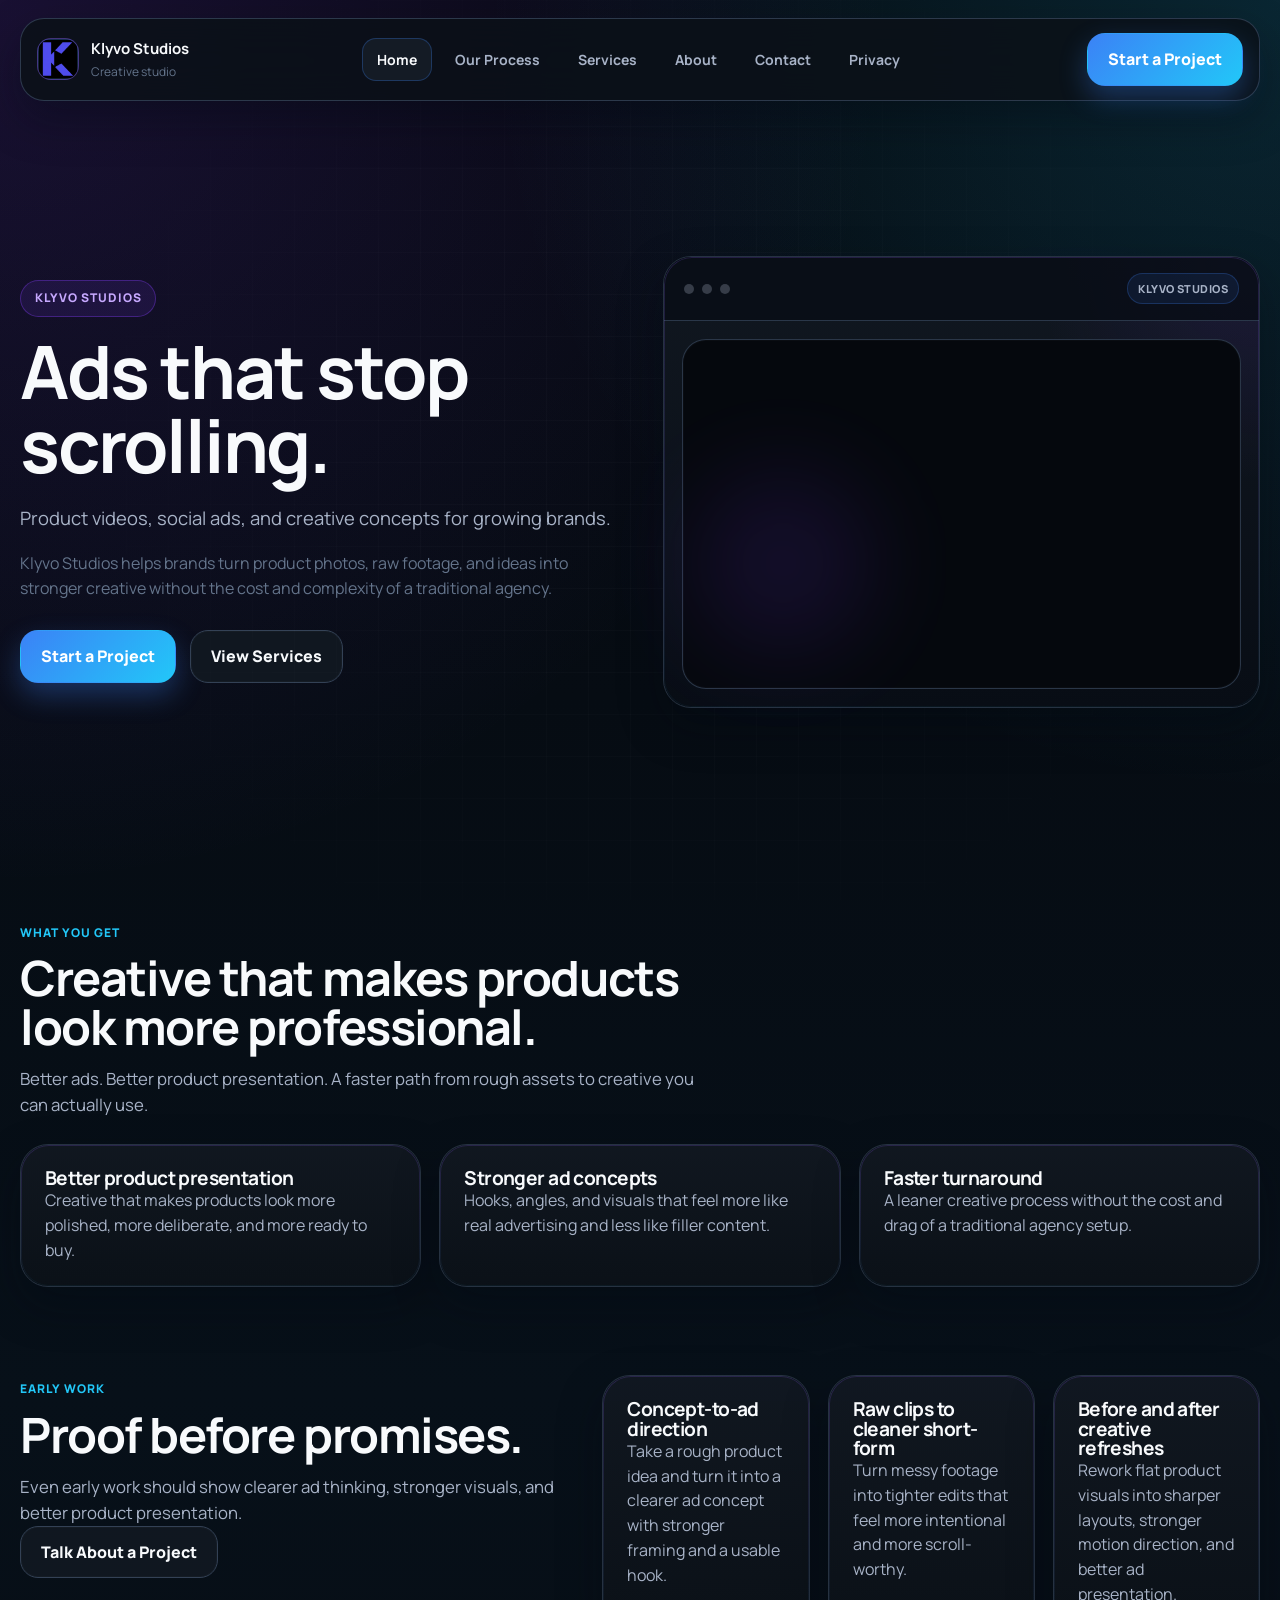
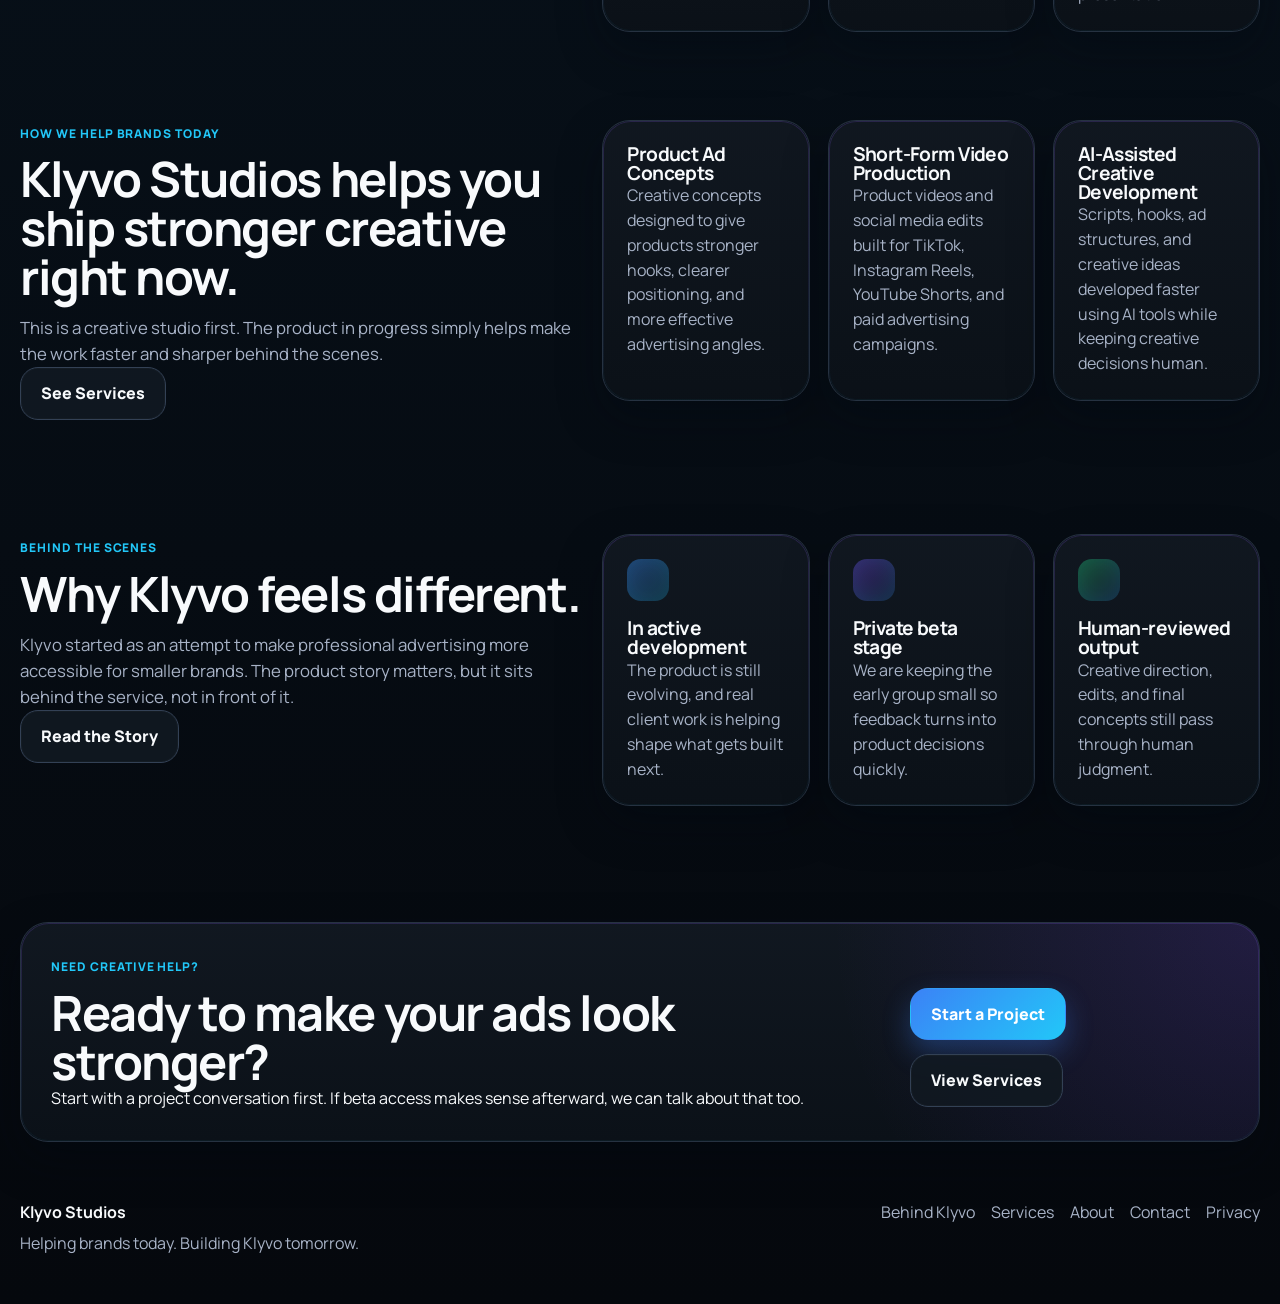
<file: index.html>
<!doctype html>
<html lang="en">
  <head>
    <meta charset="utf-8">
    <meta name="viewport" content="width=device-width, initial-scale=1">
    <title>Klyvo Studios | Product Videos & Social Ads</title>
    <meta
      name="description"
      content="Klyvo Studios helps brands create product videos, social ads, and creative concepts using AI-assisted workflows and human creative direction."
    >
    <link rel="canonical" href="https://klyvostudios.com/">
    <link rel="icon" type="image/svg+xml" href="/favicon.svg?v=16" data-favicon>
    <link rel="icon" href="/favicon.ico?v=16" sizes="any" data-favicon>
    <link rel="shortcut icon" href="/favicon.ico?v=16" data-favicon>
    <link rel="icon" type="image/png" sizes="32x32" href="/klyvo-tab-v14-32.png?v=16" data-favicon>
    <link rel="icon" type="image/png" sizes="16x16" href="/klyvo-tab-v14-16.png?v=16" data-favicon>
    <link rel="apple-touch-icon" sizes="180x180" href="/klyvo-tab-v14-apple.png?v=16" data-favicon>
    <link rel="manifest" href="/site.webmanifest?v=16" data-favicon>
    <meta name="theme-color" content="#05080D">
    <meta property="og:title" content="Klyvo Studios | Product Videos & Social Ads">
    <meta property="og:description" content="Product videos, social ads, and creative concepts for growing brands.">
    <meta property="og:url" content="https://klyvostudios.com/">
    <meta property="og:type" content="website">
    <meta property="og:image" content="https://klyvostudios.com/klyvo-tab-v14-512.png">
    <meta name="twitter:card" content="summary_large_image">
    <meta name="twitter:title" content="Klyvo Studios | Product Videos & Social Ads">
    <meta name="twitter:description" content="Product videos, social ads, and creative concepts for growing brands.">
    <meta name="twitter:image" content="https://klyvostudios.com/klyvo-tab-v14-512.png">
    <link rel="preconnect" href="https://fonts.googleapis.com">
    <link rel="preconnect" href="https://fonts.gstatic.com" crossorigin>
    <link
      href="https://fonts.googleapis.com/css2?family=Manrope:wght@400;500;600;700;800&display=swap"
      rel="stylesheet"
    >
    <link rel="stylesheet" href="styles.css?v=20260704a">
  </head>
  <body data-page="home">
    <div id="app"></div>
    <script type="module" src="scripts/app.js?v=20260714b"></script>
  </body>
</html>
</file>
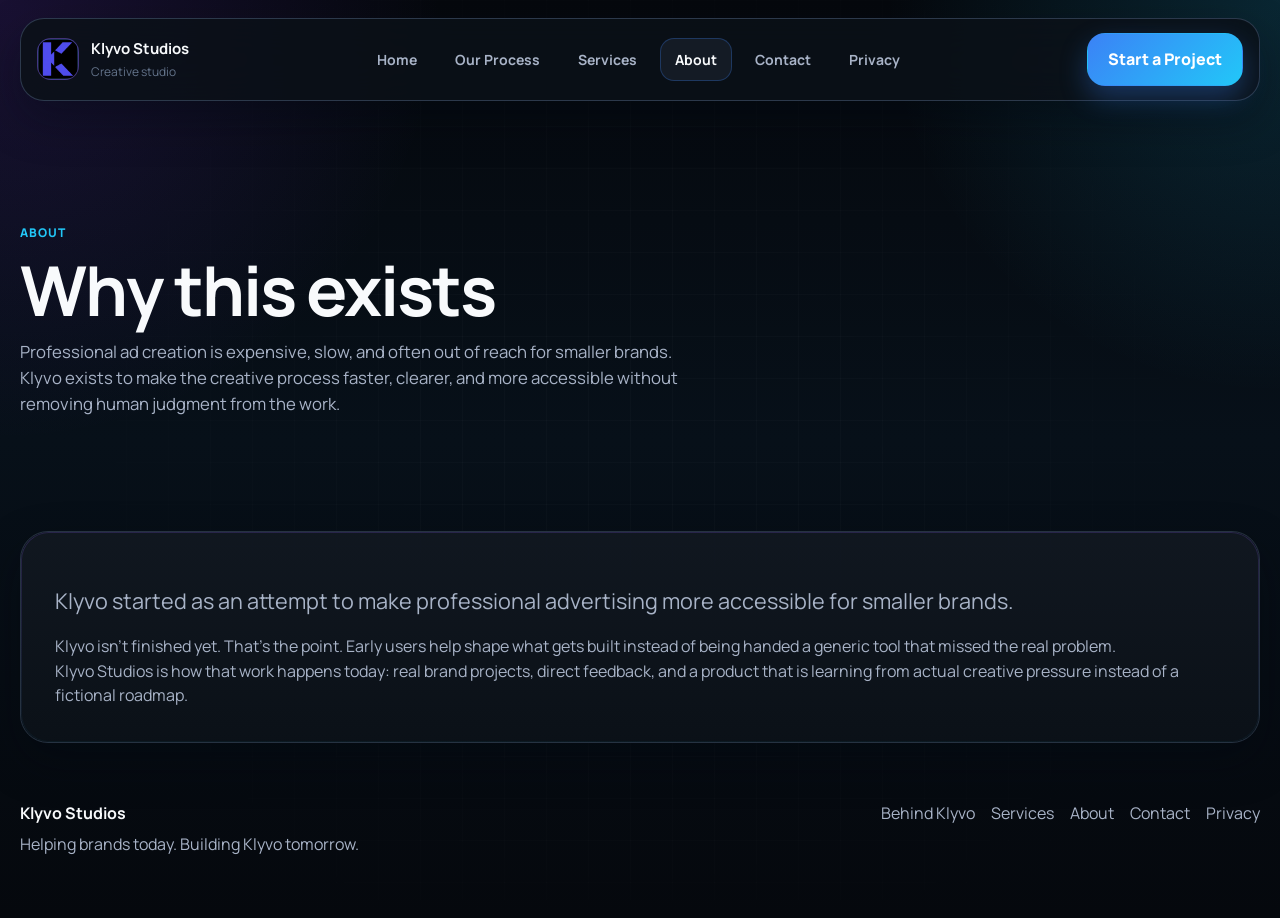
<file: about.html>
<!doctype html>
<html lang="en">
  <head>
    <meta charset="utf-8">
    <meta name="viewport" content="width=device-width, initial-scale=1">
    <title>About | Klyvo Studios</title>
    <meta
      name="description"
      content="Why Klyvo Studios exists and how it is making professional advertising more accessible for smaller brands."
    >
    <link rel="canonical" href="https://klyvostudios.com/about">
    <link rel="icon" type="image/svg+xml" href="/favicon.svg?v=16" data-favicon>
    <link rel="icon" href="/favicon.ico?v=16" sizes="any" data-favicon>
    <link rel="shortcut icon" href="/favicon.ico?v=16" data-favicon>
    <link rel="icon" type="image/png" sizes="32x32" href="/klyvo-tab-v14-32.png?v=16" data-favicon>
    <link rel="icon" type="image/png" sizes="16x16" href="/klyvo-tab-v14-16.png?v=16" data-favicon>
    <link rel="apple-touch-icon" sizes="180x180" href="/klyvo-tab-v14-apple.png?v=16" data-favicon>
    <link rel="manifest" href="/site.webmanifest?v=16" data-favicon>
    <meta name="theme-color" content="#05080D">
    <meta property="og:title" content="Klyvo Studios | Product Videos & Social Ads">
    <meta property="og:description" content="Product videos, social ads, and creative concepts for growing brands.">
    <meta property="og:url" content="https://klyvostudios.com/about">
    <meta property="og:type" content="website">
    <meta property="og:image" content="https://klyvostudios.com/klyvo-tab-v14-512.png">
    <meta name="twitter:card" content="summary_large_image">
    <meta name="twitter:title" content="Klyvo Studios | Product Videos & Social Ads">
    <meta name="twitter:description" content="Product videos, social ads, and creative concepts for growing brands.">
    <meta name="twitter:image" content="https://klyvostudios.com/klyvo-tab-v14-512.png">
    <link rel="preconnect" href="https://fonts.googleapis.com">
    <link rel="preconnect" href="https://fonts.gstatic.com" crossorigin>
    <link
      href="https://fonts.googleapis.com/css2?family=Manrope:wght@400;500;600;700;800&display=swap"
      rel="stylesheet"
    >
    <link rel="stylesheet" href="styles.css?v=20260704a">
  </head>
  <body data-page="about">
    <div id="app"></div>
    <script type="module" src="scripts/app.js?v=20260714b"></script>
  </body>
</html>
</file>
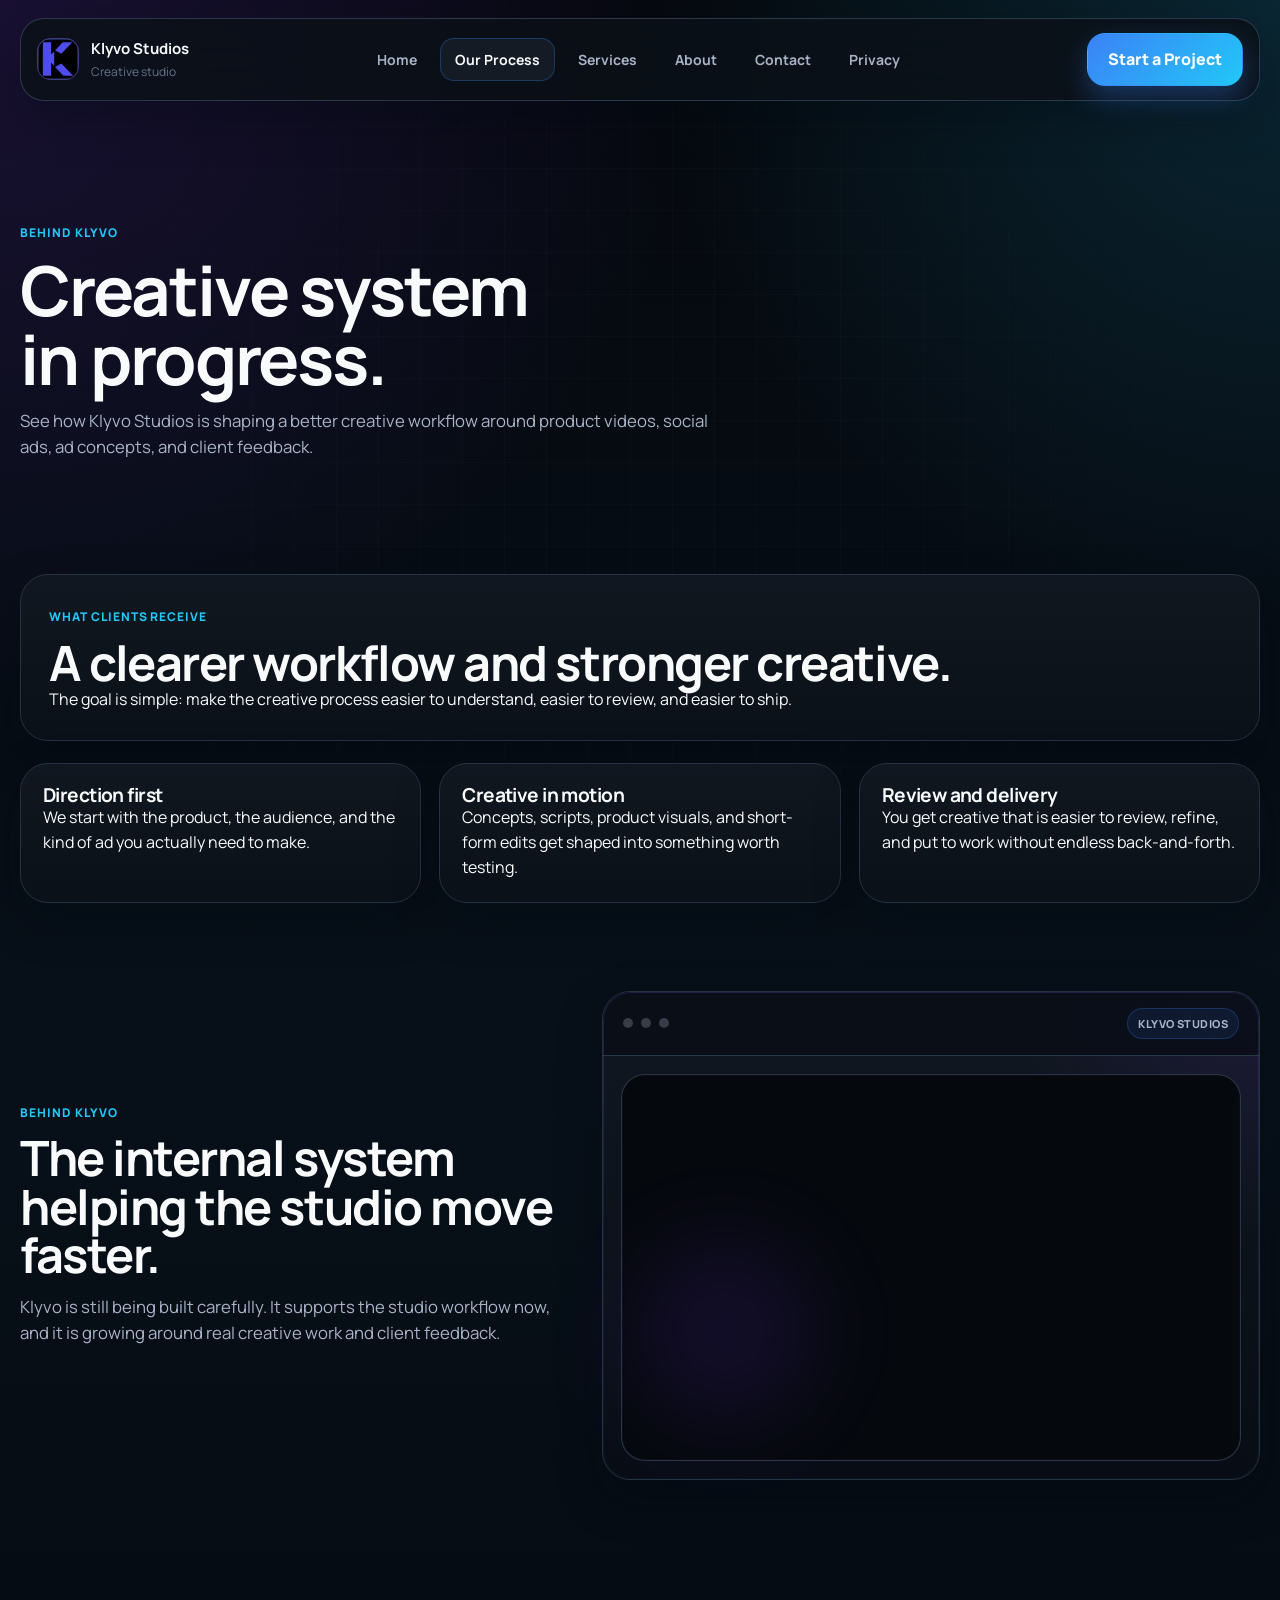
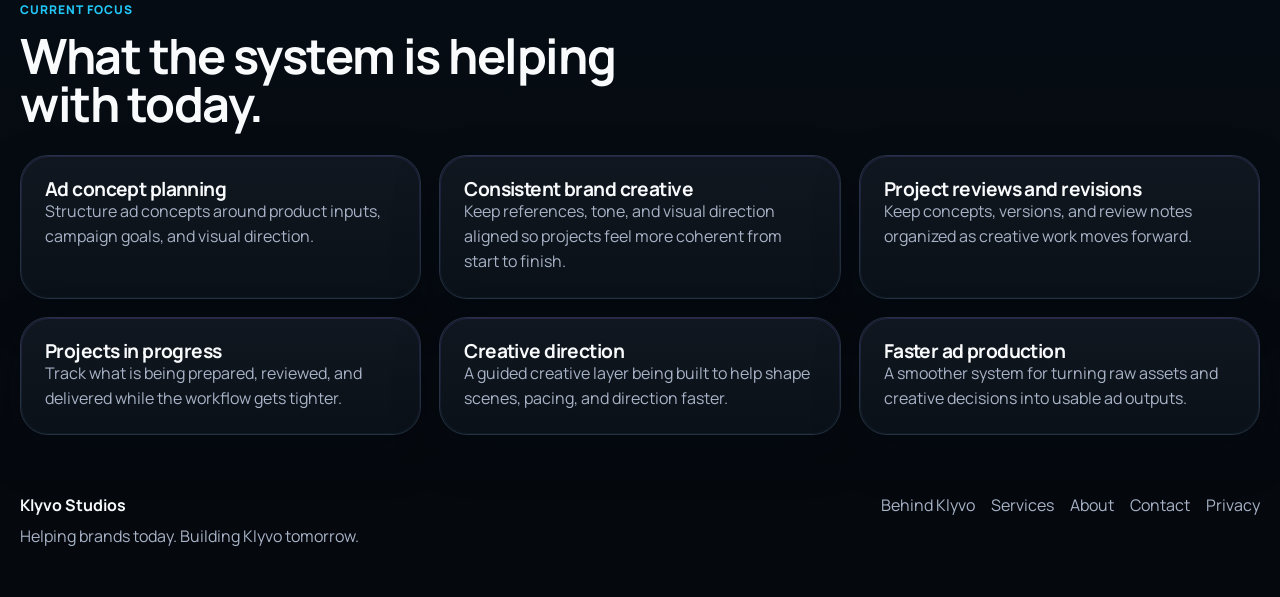
<file: building.html>
<!doctype html>
<html lang="en">
  <head>
    <meta charset="utf-8">
    <meta name="viewport" content="width=device-width, initial-scale=1">
    <title>Behind Klyvo | Creative System in Progress</title>
    <meta
      name="description"
      content="See how Klyvo Studios is building a better creative workflow for product videos, social ads, and brand ad concepts."
    >
    <link rel="canonical" href="https://klyvostudios.com/building">
    <link rel="icon" type="image/svg+xml" href="/favicon.svg?v=16" data-favicon>
    <link rel="icon" href="/favicon.ico?v=16" sizes="any" data-favicon>
    <link rel="shortcut icon" href="/favicon.ico?v=16" data-favicon>
    <link rel="icon" type="image/png" sizes="32x32" href="/klyvo-tab-v14-32.png?v=16" data-favicon>
    <link rel="icon" type="image/png" sizes="16x16" href="/klyvo-tab-v14-16.png?v=16" data-favicon>
    <link rel="apple-touch-icon" sizes="180x180" href="/klyvo-tab-v14-apple.png?v=16" data-favicon>
    <link rel="manifest" href="/site.webmanifest?v=16" data-favicon>
    <meta name="theme-color" content="#05080D">
    <meta property="og:title" content="Klyvo Studios | Product Videos & Social Ads">
    <meta property="og:description" content="Product videos, social ads, and creative concepts for growing brands.">
    <meta property="og:url" content="https://klyvostudios.com/building">
    <meta property="og:type" content="website">
    <meta property="og:image" content="https://klyvostudios.com/klyvo-tab-v14-512.png">
    <meta name="twitter:card" content="summary_large_image">
    <meta name="twitter:title" content="Klyvo Studios | Product Videos & Social Ads">
    <meta name="twitter:description" content="Product videos, social ads, and creative concepts for growing brands.">
    <meta name="twitter:image" content="https://klyvostudios.com/klyvo-tab-v14-512.png">
    <link rel="preconnect" href="https://fonts.googleapis.com">
    <link rel="preconnect" href="https://fonts.gstatic.com" crossorigin>
    <link
      href="https://fonts.googleapis.com/css2?family=Manrope:wght@400;500;600;700;800&display=swap"
      rel="stylesheet"
    >
    <link rel="stylesheet" href="styles.css?v=20260704a">
  </head>
  <body data-page="building">
    <div id="app"></div>
    <script type="module" src="scripts/app.js?v=20260714b"></script>
  </body>
</html>
</file>
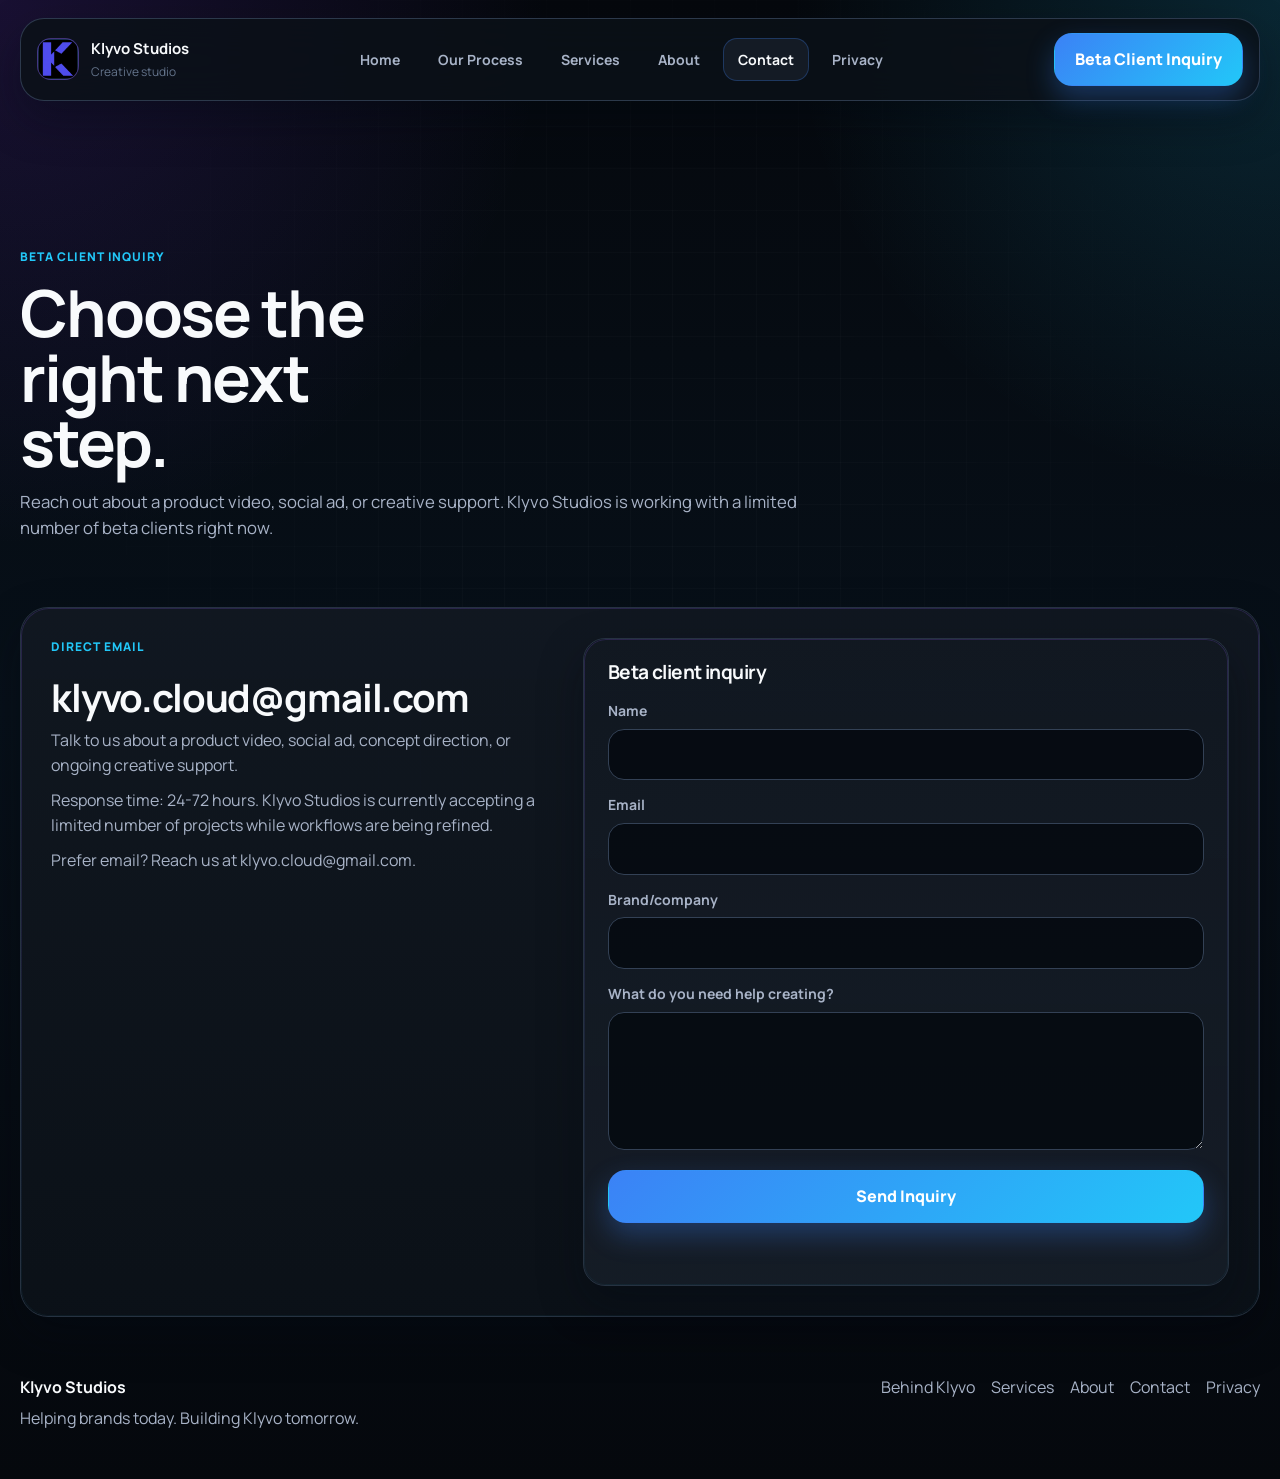
<file: contact.html>
<!doctype html>
<html lang="en">
  <head>
    <meta charset="utf-8">
    <meta name="viewport" content="width=device-width, initial-scale=1">
    <title>Contact | Klyvo Studios</title>
    <meta
      name="description"
      content="Talk to Klyvo Studios about product videos, social ads, creative direction, or short-form ad creative."
    >
    <link rel="canonical" href="https://klyvostudios.com/contact">
    <link rel="icon" type="image/svg+xml" href="/favicon.svg?v=16" data-favicon>
    <link rel="icon" href="/favicon.ico?v=16" sizes="any" data-favicon>
    <link rel="shortcut icon" href="/favicon.ico?v=16" data-favicon>
    <link rel="icon" type="image/png" sizes="32x32" href="/klyvo-tab-v14-32.png?v=16" data-favicon>
    <link rel="icon" type="image/png" sizes="16x16" href="/klyvo-tab-v14-16.png?v=16" data-favicon>
    <link rel="apple-touch-icon" sizes="180x180" href="/klyvo-tab-v14-apple.png?v=16" data-favicon>
    <link rel="manifest" href="/site.webmanifest?v=16" data-favicon>
    <meta name="theme-color" content="#05080D">
    <meta property="og:title" content="Klyvo Studios | Product Videos & Social Ads">
    <meta property="og:description" content="Product videos, social ads, and creative concepts for growing brands.">
    <meta property="og:url" content="https://klyvostudios.com/contact">
    <meta property="og:type" content="website">
    <meta property="og:image" content="https://klyvostudios.com/klyvo-tab-v14-512.png">
    <meta name="twitter:card" content="summary_large_image">
    <meta name="twitter:title" content="Klyvo Studios | Product Videos & Social Ads">
    <meta name="twitter:description" content="Product videos, social ads, and creative concepts for growing brands.">
    <meta name="twitter:image" content="https://klyvostudios.com/klyvo-tab-v14-512.png">
    <link rel="preconnect" href="https://fonts.googleapis.com">
    <link rel="preconnect" href="https://fonts.gstatic.com" crossorigin>
    <link
      href="https://fonts.googleapis.com/css2?family=Manrope:wght@400;500;600;700;800&display=swap"
      rel="stylesheet"
    >
    <link rel="stylesheet" href="styles.css?v=20260704a">
  </head>
  <body data-page="contact">
    <form
      name="contact"
      method="post"
      action="/contact?submitted=contact"
      data-netlify="true"
      netlify-honeypot="bot-field"
      hidden
    >
      <input type="hidden" name="form-name" value="contact">
      <input type="text" name="bot-field">
      <input type="text" name="name">
      <input type="email" name="email">
      <input type="text" name="company">
      <textarea name="message"></textarea>
    </form>
    <form
      name="beta-access"
      method="post"
      action="/contact?submitted=beta"
      data-netlify="true"
      netlify-honeypot="bot-field"
      hidden
    >
      <input type="hidden" name="form-name" value="beta-access">
      <input type="text" name="bot-field">
      <input type="email" name="email">
      <input type="text" name="company">
      <input type="url" name="website_or_social">
      <textarea name="workflow_problem"></textarea>
      <input type="text" name="interest_type">
    </form>
    <div id="app"></div>
    <script type="module" src="scripts/app.js?v=20260714b"></script>
  </body>
</html>
</file>
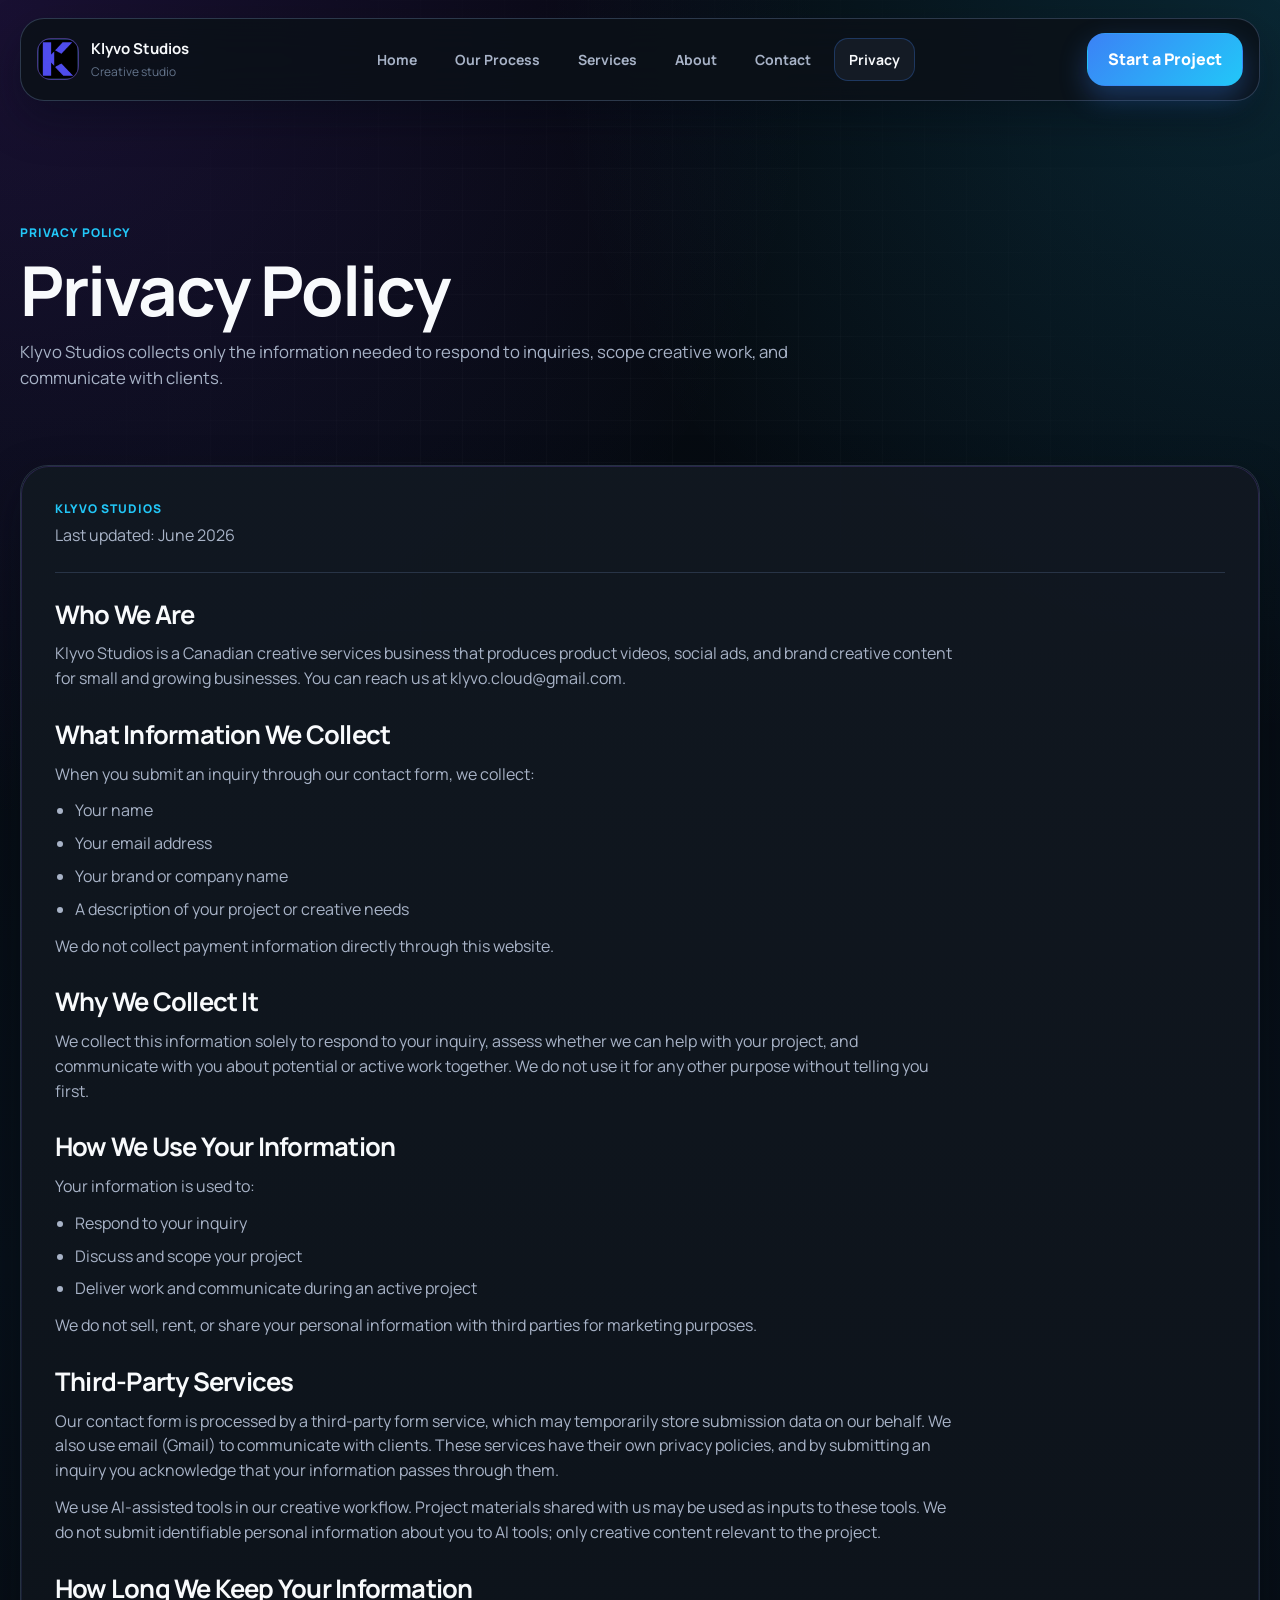
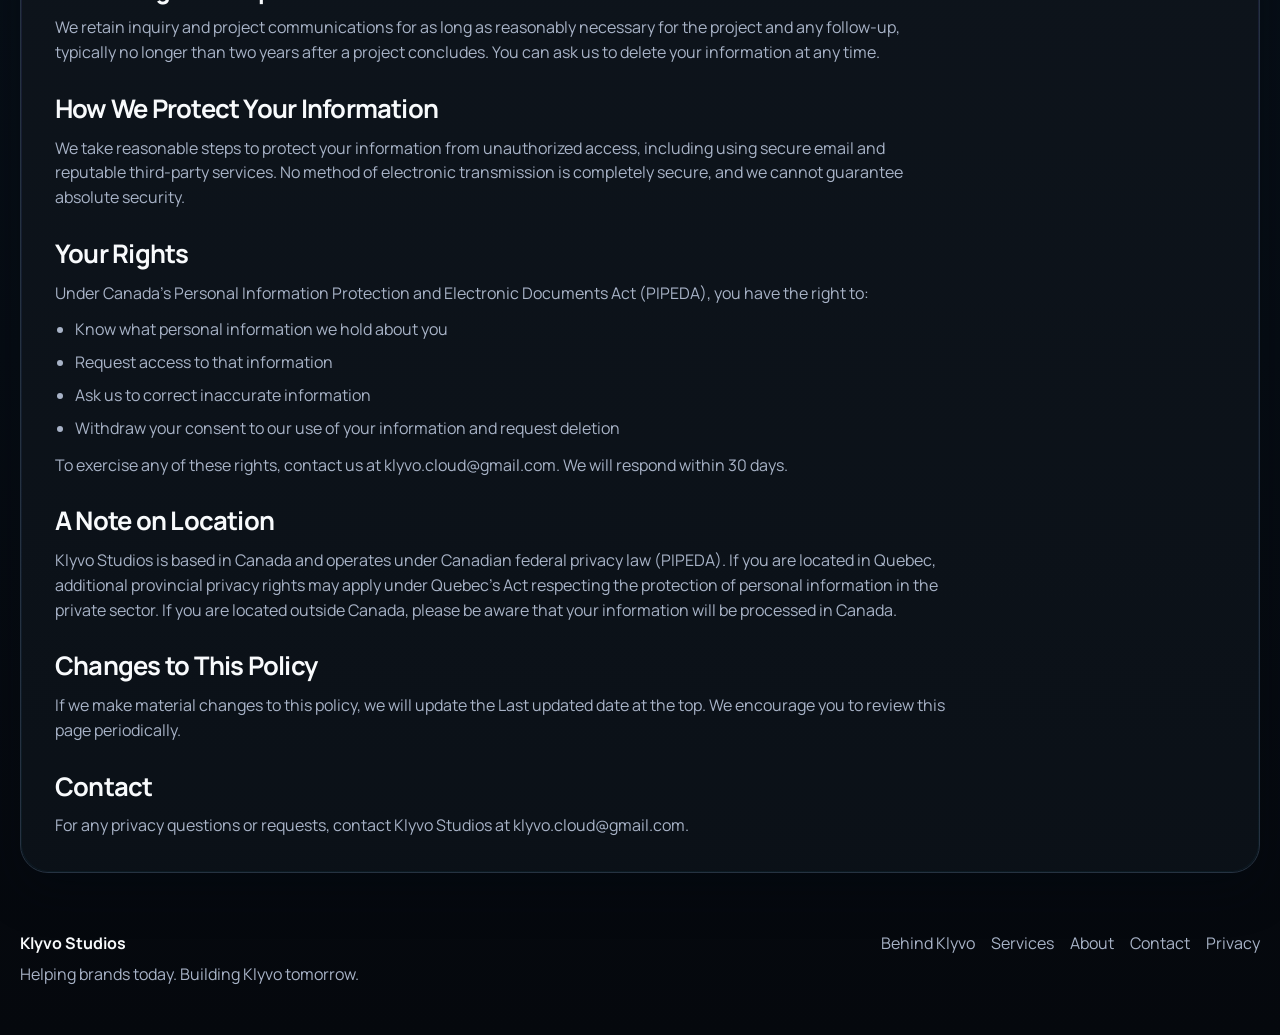
<file: privacy.html>
<!doctype html>
<html lang="en">
  <head>
    <meta charset="utf-8">
    <meta name="viewport" content="width=device-width, initial-scale=1">
    <title>Privacy Policy | Klyvo Studios</title>
    <meta
      name="description"
      content="Privacy policy for Klyvo Studios, including what information we collect, why we collect it, and how to contact us about privacy requests."
    >
    <link rel="canonical" href="https://klyvostudios.com/privacy">
    <link rel="icon" type="image/svg+xml" href="/favicon.svg?v=16" data-favicon>
    <link rel="icon" href="/favicon.ico?v=16" sizes="any" data-favicon>
    <link rel="shortcut icon" href="/favicon.ico?v=16" data-favicon>
    <link rel="icon" type="image/png" sizes="32x32" href="/klyvo-tab-v14-32.png?v=16" data-favicon>
    <link rel="icon" type="image/png" sizes="16x16" href="/klyvo-tab-v14-16.png?v=16" data-favicon>
    <link rel="apple-touch-icon" sizes="180x180" href="/klyvo-tab-v14-apple.png?v=16" data-favicon>
    <link rel="manifest" href="/site.webmanifest?v=16" data-favicon>
    <meta name="theme-color" content="#05080D">
    <meta property="og:title" content="Privacy Policy | Klyvo Studios">
    <meta property="og:description" content="How Klyvo Studios handles inquiry and project information.">
    <meta property="og:url" content="https://klyvostudios.com/privacy">
    <meta property="og:type" content="website">
    <meta property="og:image" content="https://klyvostudios.com/klyvo-tab-v14-512.png">
    <meta name="twitter:card" content="summary_large_image">
    <meta name="twitter:title" content="Privacy Policy | Klyvo Studios">
    <meta name="twitter:description" content="How Klyvo Studios handles inquiry and project information.">
    <meta name="twitter:image" content="https://klyvostudios.com/klyvo-tab-v14-512.png">
    <link rel="preconnect" href="https://fonts.googleapis.com">
    <link rel="preconnect" href="https://fonts.gstatic.com" crossorigin>
    <link
      href="https://fonts.googleapis.com/css2?family=Manrope:wght@400;500;600;700;800&display=swap"
      rel="stylesheet"
    >
    <link rel="stylesheet" href="styles.css?v=20260704a">
  </head>
  <body data-page="privacy">
    <div id="app"></div>
    <script type="module" src="scripts/app.js?v=20260714b"></script>
  </body>
</html>
</file>
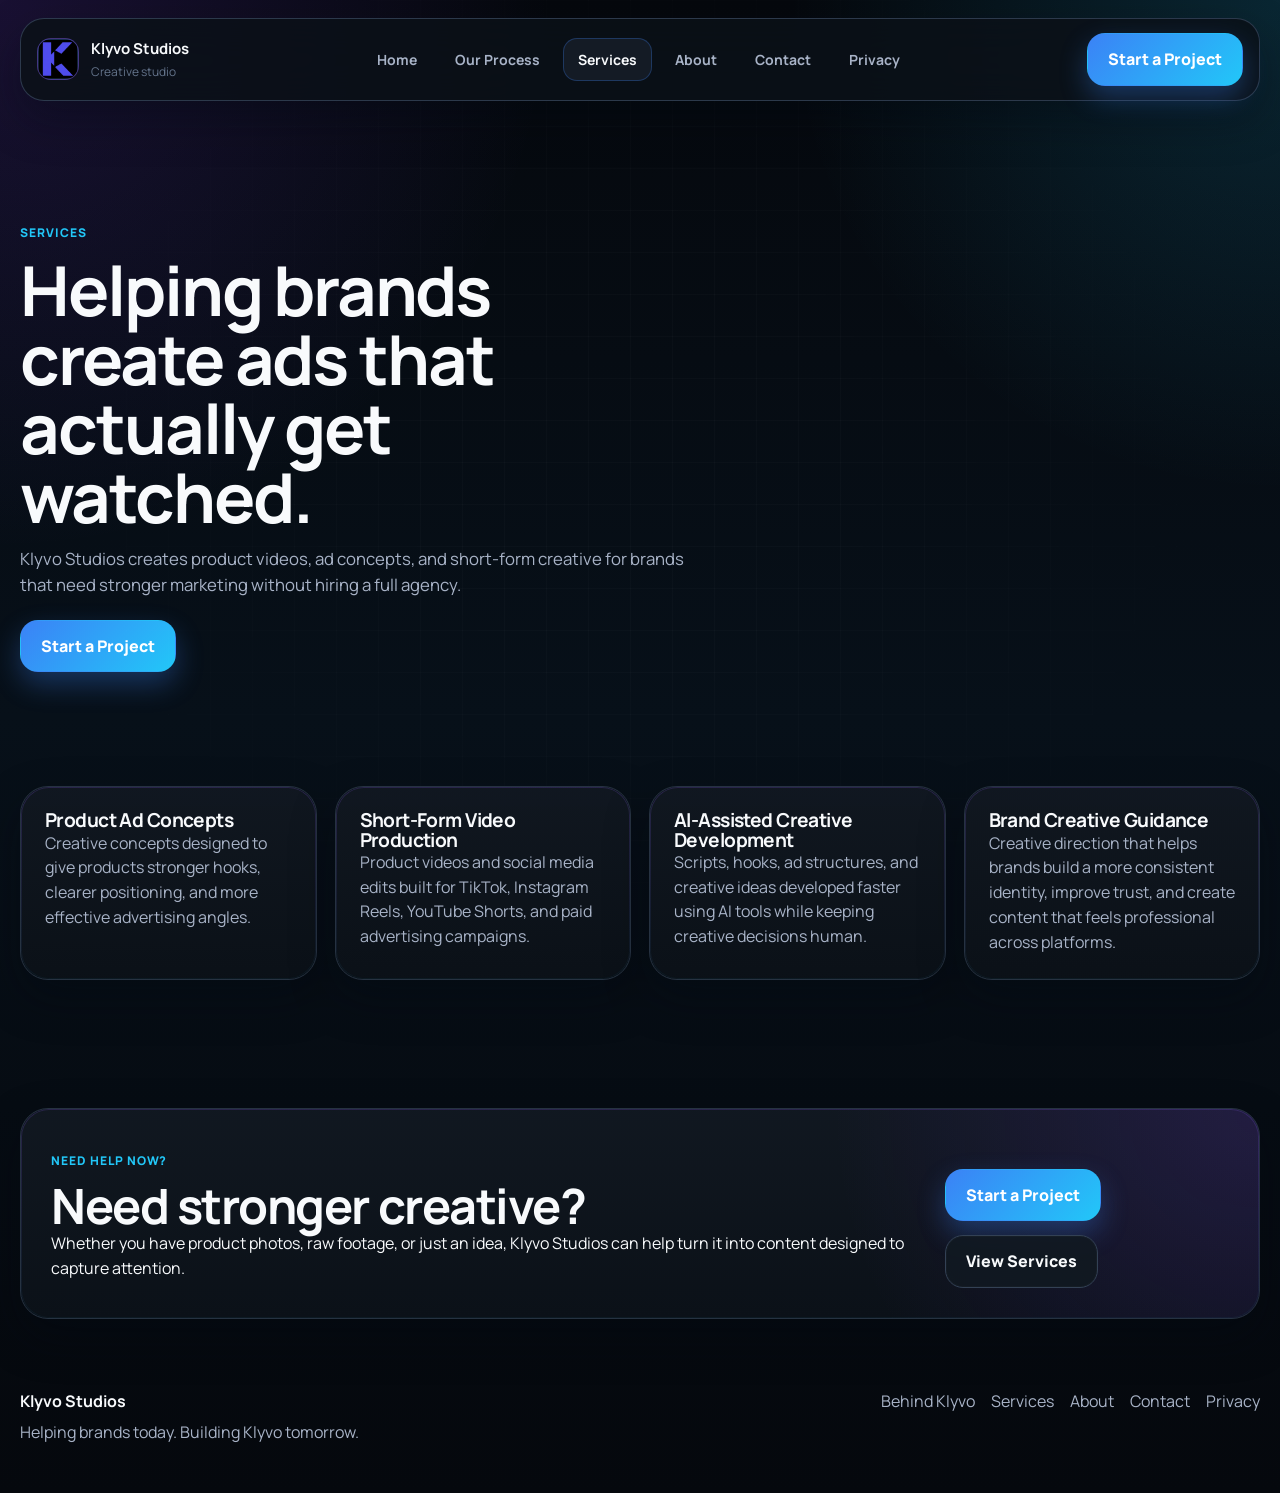
<file: services.html>
<!doctype html>
<html lang="en">
  <head>
    <meta charset="utf-8">
    <meta name="viewport" content="width=device-width, initial-scale=1">
    <title>Services | Klyvo Studios</title>
    <meta
      name="description"
      content="Product videos, social ads, ad concepts, short-form creative, and creative direction for growing brands."
    >
    <link rel="canonical" href="https://klyvostudios.com/services">
    <link rel="icon" type="image/svg+xml" href="/favicon.svg?v=16" data-favicon>
    <link rel="icon" href="/favicon.ico?v=16" sizes="any" data-favicon>
    <link rel="shortcut icon" href="/favicon.ico?v=16" data-favicon>
    <link rel="icon" type="image/png" sizes="32x32" href="/klyvo-tab-v14-32.png?v=16" data-favicon>
    <link rel="icon" type="image/png" sizes="16x16" href="/klyvo-tab-v14-16.png?v=16" data-favicon>
    <link rel="apple-touch-icon" sizes="180x180" href="/klyvo-tab-v14-apple.png?v=16" data-favicon>
    <link rel="manifest" href="/site.webmanifest?v=16" data-favicon>
    <meta name="theme-color" content="#05080D">
    <meta property="og:title" content="Klyvo Studios | Product Videos & Social Ads">
    <meta property="og:description" content="Product videos, social ads, and creative concepts for growing brands.">
    <meta property="og:url" content="https://klyvostudios.com/services">
    <meta property="og:type" content="website">
    <meta property="og:image" content="https://klyvostudios.com/klyvo-tab-v14-512.png">
    <meta name="twitter:card" content="summary_large_image">
    <meta name="twitter:title" content="Klyvo Studios | Product Videos & Social Ads">
    <meta name="twitter:description" content="Product videos, social ads, and creative concepts for growing brands.">
    <meta name="twitter:image" content="https://klyvostudios.com/klyvo-tab-v14-512.png">
    <link rel="preconnect" href="https://fonts.googleapis.com">
    <link rel="preconnect" href="https://fonts.gstatic.com" crossorigin>
    <link
      href="https://fonts.googleapis.com/css2?family=Manrope:wght@400;500;600;700;800&display=swap"
      rel="stylesheet"
    >
    <link rel="stylesheet" href="styles.css?v=20260704a">
  </head>
  <body data-page="services">
    <div id="app"></div>
    <script type="module" src="scripts/app.js?v=20260714b"></script>
  </body>
</html>
</file>
<file: styles.css>
:root {
  --bg: #05080d;
  --panel: #111821;
  --panel-2: #151c26;
  --panel-3: #0b1118;
  --border: #263241;
  --border-soft: #334155;
  --blue: #3b82f6;
  --cyan: #22c7f8;
  --purple: #7c3aed;
  --violet: #8b5cf6;
  --text: #f8fafc;
  --text-2: #a8b3c7;
  --text-3: #64748b;
  --success: #22c55e;
  --grad-primary: linear-gradient(135deg, #3b82f6 0%, #22c7f8 100%);
  --grad-accent: linear-gradient(135deg, #7c3aed 0%, #3b82f6 100%);
  --shadow-lg: 0 22px 70px rgba(5, 8, 13, 0.58);
  --shadow-card: 0 18px 44px rgba(4, 10, 18, 0.34);
  --radius-xl: 28px;
  --radius-lg: 22px;
  --radius-md: 18px;
  --page-width: 1240px;
}

* {
  box-sizing: border-box;
}

html {
  scroll-behavior: smooth;
}

body {
  margin: 0;
  background:
    radial-gradient(circle at top left, rgba(124, 58, 237, 0.17), transparent 28%),
    radial-gradient(circle at top right, rgba(34, 199, 248, 0.16), transparent 25%),
    linear-gradient(180deg, #05080d 0%, #071019 48%, #05080d 100%);
  color: var(--text);
  font-family: "Manrope", "Segoe UI", sans-serif;
  line-height: 1.55;
}

a {
  color: inherit;
  text-decoration: none;
}

button,
input,
textarea {
  font: inherit;
}

input:-webkit-autofill,
input:-webkit-autofill:hover,
input:-webkit-autofill:focus,
textarea:-webkit-autofill,
textarea:-webkit-autofill:hover,
textarea:-webkit-autofill:focus {
  -webkit-text-fill-color: var(--text);
  box-shadow: 0 0 0 1000px rgba(6, 11, 17, 0.98) inset;
  transition: background-color 9999s ease-in-out 0s;
  caret-color: var(--text);
}

button:disabled {
  cursor: wait;
  opacity: 0.72;
}

.page-shell {
  position: relative;
  min-height: 100vh;
}

.page-shell::before {
  content: "";
  position: fixed;
  inset: 0;
  pointer-events: none;
  background-image:
    linear-gradient(rgba(255, 255, 255, 0.02) 1px, transparent 1px),
    linear-gradient(90deg, rgba(255, 255, 255, 0.02) 1px, transparent 1px);
  background-size: 42px 42px;
  mask-image: radial-gradient(circle at center, black 25%, transparent 85%);
}

.site-header,
.section,
.site-footer {
  width: min(calc(100% - 40px), var(--page-width));
  margin-inline: auto;
}

.site-header {
  position: sticky;
  top: 18px;
  z-index: 30;
  display: grid;
  grid-template-columns: auto 1fr auto;
  align-items: center;
  gap: 18px;
  margin-top: 18px;
  padding: 14px 16px;
  border: 1px solid rgba(51, 65, 85, 0.85);
  border-radius: 24px;
  background: rgba(11, 17, 24, 0.86);
  backdrop-filter: blur(20px);
  box-shadow: var(--shadow-card);
}

.brand {
  display: inline-flex;
  align-items: center;
  gap: 12px;
}

.brand-mark {
  display: grid;
  width: 42px;
  height: 42px;
  place-items: center;
  border: 1px solid rgba(139, 92, 246, 0.42);
  border-radius: 14px;
  background: linear-gradient(180deg, rgba(59, 130, 246, 0.2), rgba(17, 24, 33, 0.9));
  box-shadow: inset 0 0 20px rgba(34, 199, 248, 0.1);
  overflow: hidden;
}

.brand-mark img {
  width: 38px;
  height: 38px;
  object-fit: contain;
}

.brand-text {
  display: grid;
  gap: 2px;
}

.brand-text strong {
  font-size: 15px;
}

.brand-text small {
  color: var(--text-3);
  font-size: 12px;
}

.mobile-nav-toggle {
  display: none;
  align-items: center;
  justify-content: center;
  gap: 5px;
  width: 48px;
  height: 48px;
  border: 1px solid rgba(51, 65, 85, 0.9);
  border-radius: 16px;
  background: rgba(17, 24, 33, 0.98);
  color: var(--text);
}

.mobile-nav-toggle span {
  display: block;
  width: 16px;
  height: 2px;
  border-radius: 999px;
  background: currentColor;
}

.nav-links {
  display: flex;
  justify-content: center;
  flex-wrap: wrap;
  gap: 8px;
}

.nav-links a {
  padding: 10px 14px;
  border: 1px solid transparent;
  border-radius: 14px;
  color: var(--text-2);
  font-size: 14px;
  font-weight: 700;
}

.nav-links a:hover {
  border-color: rgba(59, 130, 246, 0.24);
  background: rgba(21, 28, 38, 0.92);
  color: var(--text);
}

.nav-links a.is-active {
  border-color: rgba(59, 130, 246, 0.28);
  background: rgba(21, 28, 38, 0.98);
  color: var(--text);
}

.section {
  padding: 58px 0;
}

.hero {
  display: grid;
  grid-template-columns: minmax(0, 1.02fr) minmax(0, 1fr);
  gap: 34px;
  align-items: center;
  padding-top: 60px;
}

.home-hero {
  min-height: calc(100vh - 140px);
}

.hero-copy {
  max-width: 620px;
}

.pill,
.section-tag,
.mode-badge,
.topbar-chip,
.muted-tag {
  display: inline-flex;
  align-items: center;
  width: fit-content;
  border-radius: 999px;
  letter-spacing: 0.08em;
  text-transform: uppercase;
}

.pill {
  margin-bottom: 18px;
  padding: 8px 14px;
  border: 1px solid rgba(124, 58, 237, 0.38);
  background: rgba(124, 58, 237, 0.12);
  color: #c7a9ff;
  font-size: 12px;
  font-weight: 800;
}

h1,
h2,
h3,
p {
  margin: 0;
  overflow-wrap: anywhere;
}

h1,
h2,
h3 {
  letter-spacing: -0.03em;
  line-height: 1;
}

h1 {
  max-width: 12ch;
  font-size: clamp(3.5rem, 7vw, 4.6rem);
}

h2 {
  font-size: clamp(2rem, 3.8vw, 3.2rem);
}

h3 {
  font-size: 1.2rem;
}

.lead {
  margin-top: 22px;
  color: var(--text-2);
  font-size: clamp(1rem, 2vw, 1.15rem);
}

.supporting-line,
.section-heading p,
.info-card p,
.feature-card p,
.status-card p,
.contact-copy p,
.founder-card p,
.privacy-panel p,
.privacy-panel li,
.site-footer p,
label,
input,
textarea {
  color: var(--text-2);
}

.supporting-line {
  margin-top: 18px;
  max-width: 560px;
  color: var(--text-3);
}

.hero-actions {
  display: flex;
  flex-wrap: wrap;
  gap: 14px;
  margin-top: 30px;
}

.button {
  display: inline-flex;
  align-items: center;
  justify-content: center;
  min-height: 50px;
  padding: 13px 20px;
  border-radius: 18px;
  border: 1px solid transparent;
  font-weight: 800;
  transition: transform 180ms ease, box-shadow 180ms ease, border-color 180ms ease;
}

.button:hover {
  transform: translateY(-1px);
}

.button-primary {
  background: var(--grad-primary);
  color: white;
  box-shadow: 0 12px 28px rgba(59, 130, 246, 0.32);
}

.button-secondary {
  border-color: var(--border-soft);
  background: rgba(17, 24, 33, 0.92);
  color: var(--text);
  box-shadow: inset 0 0 0 1px rgba(255, 255, 255, 0.02);
}

.header-cta {
  white-space: nowrap;
}

.hero-product {
  position: relative;
}

.hero-product-compact .app-frame {
  max-width: 640px;
  margin-left: auto;
}

.hero-product::before,
.hero-product::after {
  content: "";
  position: absolute;
  border-radius: 999px;
  filter: blur(48px);
  opacity: 0.75;
}

.hero-product::before {
  top: 12%;
  right: 12%;
  width: 220px;
  height: 220px;
  background: rgba(59, 130, 246, 0.22);
}

.hero-product::after {
  bottom: 12%;
  left: 5%;
  width: 180px;
  height: 180px;
  background: rgba(124, 58, 237, 0.18);
}

.app-frame,
.status-card,
.info-card,
.feature-card,
.founder-card,
.cta-panel,
.contact-panel,
.form-card,
.privacy-panel {
  position: relative;
  border: 1px solid var(--border);
  border-radius: var(--radius-xl);
  background: linear-gradient(180deg, rgba(17, 24, 33, 0.96), rgba(11, 17, 24, 0.98));
  box-shadow: var(--shadow-card);
}

.app-frame::before,
.status-card::before,
.info-card::before,
.feature-card::before,
.founder-card::before,
.cta-panel::before,
.contact-panel::before,
.form-card::before,
.privacy-panel::before {
  content: "";
  position: absolute;
  inset: 0;
  border-radius: inherit;
  padding: 1px;
  background: linear-gradient(180deg, rgba(139, 92, 246, 0.2), rgba(34, 199, 248, 0.05));
  -webkit-mask:
    linear-gradient(#fff 0 0) content-box,
    linear-gradient(#fff 0 0);
  -webkit-mask-composite: xor;
  mask-composite: exclude;
  pointer-events: none;
}

.app-frame {
  overflow: hidden;
  min-height: 670px;
}

.app-video-frame {
  min-height: 0;
  background:
    radial-gradient(circle at top right, rgba(124, 58, 237, 0.12), transparent 30%),
    linear-gradient(180deg, rgba(17, 24, 33, 0.98), rgba(8, 13, 21, 1));
}

.app-topbar {
  display: flex;
  align-items: center;
  justify-content: space-between;
  gap: 16px;
  padding: 16px 20px;
  border-bottom: 1px solid rgba(51, 65, 85, 0.8);
  background: rgba(8, 13, 21, 0.82);
}

.window-dots {
  display: flex;
  gap: 8px;
}

.window-dots span {
  width: 10px;
  height: 10px;
  border-radius: 50%;
  background: rgba(168, 179, 199, 0.28);
}

.topbar-title {
  color: var(--text-2);
  font-size: 14px;
  font-weight: 700;
}

.topbar-chip,
.muted-tag {
  padding: 6px 10px;
  font-size: 11px;
  font-weight: 800;
}

.topbar-chip {
  border: 1px solid rgba(124, 58, 237, 0.35);
  background: rgba(124, 58, 237, 0.12);
  color: #cfb6ff;
}

.video-badge {
  padding: 6px 10px;
  border: 1px solid rgba(59, 130, 246, 0.24);
  border-radius: 999px;
  background: rgba(59, 130, 246, 0.1);
  color: var(--text-2);
  font-size: 11px;
  font-weight: 800;
  letter-spacing: 0.04em;
  text-transform: uppercase;
}

.app-video-shell {
  position: relative;
  padding: 18px;
}

.app-showcase-video {
  display: block;
  width: 100%;
  aspect-ratio: 16 / 10;
  border: 1px solid rgba(51, 65, 85, 0.82);
  border-radius: 24px;
  background: #05080d;
  object-fit: cover;
  box-shadow: inset 0 0 0 1px rgba(255, 255, 255, 0.02);
}

.app-body {
  display: grid;
  grid-template-columns: 96px 1fr;
  min-height: 610px;
}

.app-sidebar {
  padding: 20px 14px;
  border-right: 1px solid rgba(51, 65, 85, 0.78);
  background: rgba(8, 13, 21, 0.9);
}

.sidebar-brand {
  display: grid;
  width: 44px;
  height: 44px;
  place-items: center;
  margin-bottom: 22px;
  border-radius: 16px;
  background: rgba(5, 8, 13, 0.96);
  overflow: hidden;
}

.sidebar-brand img {
  width: 40px;
  height: 40px;
  object-fit: contain;
}

.sidebar-nav {
  display: grid;
  gap: 10px;
}

.sidebar-nav span {
  padding: 12px 10px;
  border-radius: 16px;
  color: var(--text-3);
  font-size: 12px;
  font-weight: 700;
}

.sidebar-nav .active {
  background: rgba(59, 130, 246, 0.14);
  color: var(--text);
}

.app-content {
  display: grid;
  gap: 18px;
  padding: 22px;
}

.content-header {
  display: flex;
  align-items: center;
  justify-content: space-between;
  gap: 16px;
}

.mini-label,
.section-tag {
  color: var(--cyan);
  font-size: 12px;
  font-weight: 800;
}

.section-tag {
  margin-bottom: 12px;
}

.content-header h2 {
  margin-top: 8px;
  font-size: clamp(1.5rem, 2vw, 2rem);
}

.mock-button {
  min-height: 42px;
  padding: 0 16px;
  border: 1px solid rgba(59, 130, 246, 0.3);
  border-radius: 16px;
  background: rgba(59, 130, 246, 0.12);
  color: var(--text);
  font-weight: 700;
}

.mode-grid,
.dashboard-grid,
.status-grid,
.cards-grid,
.forms-grid {
  display: grid;
  gap: 18px;
}

.mode-grid {
  grid-template-columns: minmax(0, 1.08fr) minmax(0, 1fr);
}

.mode-card,
.dash-card {
  border: 1px solid rgba(51, 65, 85, 0.82);
  border-radius: var(--radius-lg);
  background: linear-gradient(180deg, rgba(21, 28, 38, 0.98), rgba(17, 24, 33, 0.98));
}

.mode-card {
  padding: 20px;
}

.primary-mode {
  box-shadow: inset 0 0 0 1px rgba(34, 199, 248, 0.08);
}

.mode-badge {
  padding: 7px 12px;
  margin-bottom: 16px;
  background: rgba(59, 130, 246, 0.12);
  color: #9ac2ff;
  font-size: 11px;
  font-weight: 800;
}

.purple-badge {
  background: rgba(124, 58, 237, 0.12);
  color: #cbb4ff;
}

.mode-card p {
  margin-top: 10px;
  color: var(--text-2);
  font-size: 0.95rem;
}

.mode-preview {
  margin-top: 18px;
  min-height: 180px;
  border: 1px solid rgba(51, 65, 85, 0.88);
  border-radius: 20px;
  background: rgba(9, 15, 23, 0.95);
}

.showcase-preview {
  display: grid;
  grid-template-columns: 130px 1fr;
  gap: 16px;
  padding: 18px;
  align-items: center;
}

.preview-product {
  height: 132px;
  border-radius: 24px;
  background:
    linear-gradient(180deg, rgba(59, 130, 246, 0.22), rgba(34, 199, 248, 0.08)),
    linear-gradient(135deg, #0f1724, #1a2430);
  box-shadow: inset 0 0 28px rgba(59, 130, 246, 0.16);
}

.preview-copy {
  display: grid;
  gap: 14px;
}

.preview-copy span,
.text-lines span,
.queue-bars span {
  display: block;
  height: 12px;
  border-radius: 999px;
  background: rgba(168, 179, 199, 0.14);
}

.preview-copy span:nth-child(1) {
  width: 82%;
}

.preview-copy span:nth-child(2) {
  width: 92%;
}

.preview-copy span:nth-child(3) {
  width: 66%;
  background: linear-gradient(90deg, rgba(59, 130, 246, 0.42), rgba(34, 199, 248, 0.28));
}

.cinematic-preview {
  padding: 18px;
}

.preview-strip {
  height: 62px;
  border-radius: 18px;
  background:
    linear-gradient(135deg, rgba(124, 58, 237, 0.28), rgba(59, 130, 246, 0.18)),
    rgba(12, 18, 28, 0.9);
}

.preview-strip.short {
  margin-top: 12px;
  width: 74%;
  height: 42px;
}

.timeline {
  display: grid;
  grid-template-columns: repeat(4, 1fr);
  gap: 8px;
  margin-top: 22px;
}

.timeline span {
  height: 10px;
  border-radius: 999px;
  background: rgba(168, 179, 199, 0.18);
}

.timeline span:first-child,
.timeline span:last-child {
  background: linear-gradient(90deg, rgba(124, 58, 237, 0.65), rgba(59, 130, 246, 0.56));
}

.dashboard-grid {
  grid-template-columns: repeat(3, minmax(0, 1fr));
}

.dash-card {
  padding: 18px;
}

.card-top {
  display: flex;
  align-items: center;
  justify-content: space-between;
  gap: 12px;
  color: var(--text-2);
  font-size: 14px;
  font-weight: 700;
}

.status-dot {
  width: 10px;
  height: 10px;
  border-radius: 50%;
  background: var(--success);
  box-shadow: 0 0 16px rgba(34, 197, 94, 0.55);
}

.swatches {
  display: flex;
  gap: 12px;
  margin-top: 18px;
}

.swatches span {
  width: 34px;
  height: 34px;
  border-radius: 12px;
}

.swatches span:nth-child(1) {
  background: var(--blue);
}

.swatches span:nth-child(2) {
  background: var(--cyan);
}

.swatches span:nth-child(3) {
  background: var(--violet);
}

.text-lines,
.queue-bars {
  display: grid;
  gap: 12px;
  margin-top: 18px;
}

.short-line {
  width: 62%;
}

.queue-bars span:nth-child(1) {
  width: 88%;
  background: linear-gradient(90deg, rgba(59, 130, 246, 0.68), rgba(34, 199, 248, 0.45));
}

.queue-bars span:nth-child(2) {
  width: 72%;
}

.queue-bars span:nth-child(3) {
  width: 58%;
  background: linear-gradient(90deg, rgba(124, 58, 237, 0.58), rgba(59, 130, 246, 0.42));
}

.status-grid {
  grid-template-columns: repeat(4, minmax(0, 1fr));
}

.status-card,
.info-card,
.feature-card {
  padding: 24px;
}

.status-icon {
  width: 42px;
  height: 42px;
  margin-bottom: 18px;
  border-radius: 14px;
  background: linear-gradient(135deg, rgba(59, 130, 246, 0.36), rgba(34, 199, 248, 0.16));
  box-shadow: inset 0 0 20px rgba(34, 199, 248, 0.12);
}

.status-icon.cyan {
  background: linear-gradient(135deg, rgba(34, 199, 248, 0.34), rgba(59, 130, 246, 0.14));
}

.status-icon.purple {
  background: linear-gradient(135deg, rgba(124, 58, 237, 0.34), rgba(59, 130, 246, 0.14));
}

.status-icon.success {
  background: linear-gradient(135deg, rgba(34, 197, 94, 0.34), rgba(59, 130, 246, 0.14));
}

.section-heading {
  width: min(760px, 100%);
  margin-bottom: 26px;
}

.compact-heading {
  width: min(690px, 100%);
}

.page-hero {
  padding-top: 118px;
  padding-bottom: 30px;
}

.contact-page-hero {
  padding-top: 142px;
  padding-bottom: 20px;
}

.contact-page-heading {
  width: min(860px, 100%);
}

.contact-page-hero .page-title {
  max-width: 9ch;
  font-size: clamp(2.8rem, 5.2vw, 4.05rem);
}

.contact-page-hero .section-heading p {
  max-width: 780px;
}

.privacy-page-heading {
  width: min(820px, 100%);
}

.privacy-page-hero .page-title {
  max-width: 11ch;
}

.page-title {
  max-width: 12ch;
  margin-top: 2px;
  font-size: clamp(3rem, 6vw, 4.3rem);
}

.page-hero-cta {
  margin-top: 22px;
}

.section-heading p {
  margin-top: 14px;
  font-size: 1.05rem;
}

.cards-grid.four-up {
  grid-template-columns: repeat(4, minmax(0, 1fr));
}

.preview-section {
  padding-top: 30px;
}

.split-overview {
  display: grid;
  grid-template-columns: minmax(0, 0.92fr) minmax(0, 1.08fr);
  gap: 22px;
  align-items: start;
}

.split-overview-tall {
  align-items: center;
}

.preview-card-grid {
  grid-template-columns: repeat(3, minmax(0, 1fr));
}

.status-grid-compact {
  grid-template-columns: repeat(3, minmax(0, 1fr));
}

.section-elevated {
  padding-block: 70px;
}

.feature-grid {
  grid-template-columns: repeat(3, minmax(0, 1fr));
}

.founder-section {
  display: grid;
}

.founder-card {
  padding: 34px;
}

.founder-quote {
  margin: 18px 0 16px;
  color: var(--text);
  font-size: clamp(1.1rem, 2vw, 1.35rem);
}

.roadmap-status {
  display: grid;
  gap: 22px;
}

.roadmap-status-card,
.roadmap-card {
  position: relative;
  border: 1px solid var(--border);
  border-radius: var(--radius-xl);
  background: linear-gradient(180deg, rgba(17, 24, 33, 0.96), rgba(11, 17, 24, 0.98));
  box-shadow: var(--shadow-card);
}

.roadmap-status-card {
  padding: 28px;
}

.roadmap-columns {
  display: grid;
  grid-template-columns: repeat(3, minmax(0, 1fr));
  gap: 18px;
}

.roadmap-card {
  padding: 22px;
}

.roadmap-list {
  margin: 18px 0 0;
  padding-left: 18px;
  color: var(--text-2);
}

.roadmap-list li + li {
  margin-top: 10px;
}

.cta-panel,
.contact-panel {
  padding: 30px;
}

.cta-panel {
  display: flex;
  align-items: center;
  justify-content: space-between;
  gap: 22px;
  background:
    radial-gradient(circle at right top, rgba(124, 58, 237, 0.16), transparent 34%),
    linear-gradient(180deg, rgba(17, 24, 33, 0.98), rgba(11, 17, 24, 1));
}

.contact-copy {
  display: grid;
  gap: 10px;
  max-width: 680px;
}

.contact-copy h2 {
  max-width: 14ch;
  font-size: clamp(1.8rem, 4vw, 2.8rem);
  line-height: 1.04;
}

.contact-section,
#beta {
  scroll-margin-top: 138px;
}

.contact-section {
  padding-top: 20px;
}

.forms-grid {
  grid-template-columns: repeat(2, minmax(0, 1fr));
  margin-top: 28px;
}

.contact-panel-single {
  display: grid;
  grid-template-columns: minmax(320px, 0.78fr) minmax(0, 1fr);
  align-items: start;
  gap: 28px;
}

.contact-panel-single .contact-copy {
  max-width: 100%;
}

.contact-panel-single .contact-copy h2 {
  max-width: 100%;
  font-size: clamp(1.9rem, 3vw, 2.45rem);
}

.forms-grid-single {
  grid-template-columns: minmax(0, 1fr);
  width: 100%;
  margin-top: 0;
}

.form-card-inquiry {
  width: 100%;
}

.form-card {
  padding: 24px;
  border-radius: var(--radius-lg);
  background: linear-gradient(180deg, rgba(17, 24, 33, 0.84), rgba(21, 28, 38, 0.96));
}

.beta-card {
  background:
    radial-gradient(circle at top right, rgba(124, 58, 237, 0.16), transparent 34%),
    linear-gradient(180deg, rgba(17, 24, 33, 0.88), rgba(21, 28, 38, 1));
}

form {
  display: grid;
  gap: 14px;
  margin-top: 18px;
}

form[hidden] {
  display: none !important;
}

label {
  display: grid;
  gap: 7px;
  font-size: 14px;
  font-weight: 700;
}

input,
textarea {
  width: 100%;
  padding: 14px 15px;
  border: 1px solid var(--border-soft);
  border-radius: 16px;
  background: rgba(6, 11, 17, 0.94);
  outline: none;
}

textarea {
  resize: vertical;
}

input:focus,
textarea:focus {
  border-color: rgba(59, 130, 246, 0.7);
  box-shadow: 0 0 0 4px rgba(59, 130, 246, 0.12);
}

.form-button {
  margin-top: 6px;
  width: 100%;
}

.form-status {
  min-height: 24px;
  font-size: 14px;
}

.form-status[data-state="success"] {
  color: #98f0b1;
}

.form-status[data-state="error"] {
  color: #f6a6b2;
}

.form-status[data-state="sending"] {
  color: var(--text-3);
}

.privacy-section {
  padding-top: 18px;
}

.privacy-panel {
  padding: 34px;
}

.privacy-meta {
  display: grid;
  gap: 4px;
  margin-bottom: 28px;
  padding-bottom: 24px;
  border-bottom: 1px solid rgba(51, 65, 85, 0.72);
}

.privacy-meta .section-tag {
  margin-bottom: 0;
}

.privacy-content {
  display: grid;
  gap: 30px;
  max-width: 900px;
}

.privacy-block {
  display: grid;
  gap: 12px;
}

.privacy-block h2 {
  font-size: clamp(1.35rem, 2vw, 1.8rem);
  line-height: 1.12;
}

.privacy-block ul {
  display: grid;
  gap: 8px;
  margin: 0;
  padding-left: 20px;
}

.site-footer {
  display: flex;
  align-items: flex-start;
  justify-content: space-between;
  gap: 18px;
  padding: 0 0 48px;
}

.footer-links {
  display: flex;
  flex-wrap: wrap;
  gap: 16px;
  color: var(--text-2);
}

.site-footer strong {
  display: block;
  margin-bottom: 6px;
}

.site-footer a {
  color: var(--text-2);
}

@media (max-width: 1120px) {
  .site-header {
    grid-template-columns: auto auto;
    justify-content: space-between;
    align-items: center;
  }

  .hero,
  .mode-grid,
  .status-grid,
  .cards-grid.four-up,
  .feature-grid,
  .contact-panel-single,
  .forms-grid,
  .split-overview,
  .preview-card-grid,
  .status-grid-compact,
  .roadmap-columns {
    grid-template-columns: 1fr;
  }

  .mobile-nav-toggle {
    display: inline-flex;
  }

  .header-cta {
    display: none;
  }

  .nav-links {
    grid-column: 1 / -1;
    width: 100%;
    display: none;
    flex-direction: column;
    align-items: stretch;
    gap: 10px;
    padding-top: 10px;
  }

  .nav-links[data-open="true"] {
    display: flex;
  }

  .nav-links a {
    width: 100%;
    padding: 12px 14px;
  }
}

@media (max-width: 860px) {
  .site-header,
  .section,
  .site-footer {
    width: min(calc(100% - 28px), var(--page-width));
  }

  .nav-links {
    padding-bottom: 0;
  }

  h1 {
    max-width: 11ch;
    font-size: clamp(2.7rem, 12vw, 3.6rem);
  }

  h2 {
    font-size: clamp(1.85rem, 7vw, 2.6rem);
  }

  .section {
    padding: 44px 0;
  }

  .section-heading {
    margin-bottom: 20px;
  }

  .page-hero {
    padding-top: 58px;
    padding-bottom: 18px;
  }

  .contact-page-hero {
    padding-top: 82px;
  }

  .lead,
  .section-heading p,
  .supporting-line,
  .roadmap-list,
  .info-card p,
  .feature-card p,
  .status-card p,
  .contact-copy p {
    font-size: 0.98rem;
  }

  .contact-copy h2 {
    max-width: 15ch;
    font-size: clamp(1.65rem, 5vw, 2.3rem);
  }

  .privacy-panel {
    padding: 26px;
  }

  .app-frame {
    min-height: 0;
    border-radius: 24px;
  }

  .hero-product {
    width: 100%;
  }

  .app-content {
    padding: 18px;
  }

  .app-body {
    grid-template-columns: 1fr;
  }

  .app-sidebar {
    display: none;
  }

  .dashboard-grid,
  .cta-panel {
    grid-template-columns: 1fr;
  }

  .cta-panel {
    display: grid;
    padding: 24px;
  }
}

@media (max-width: 560px) {
  .site-header {
    top: 10px;
    margin-top: 10px;
    padding: 12px;
    border-radius: 20px;
  }

  .brand-mark {
    width: 38px;
    height: 38px;
  }

  .brand-text strong {
    font-size: 14px;
  }

  .brand-text small {
    display: none;
  }

  .hero {
    gap: 22px;
    padding-top: 28px;
  }

  .page-hero {
    padding-top: 44px;
  }

  .contact-page-hero {
    padding-top: 56px;
  }

  .contact-copy h2 {
    max-width: 100%;
    font-size: clamp(1.45rem, 7vw, 2rem);
  }

  .home-hero {
    min-height: 0;
  }

  .hero-copy {
    max-width: 100%;
  }

  .pill {
    margin-bottom: 14px;
    padding: 7px 12px;
  }

  h1 {
    font-size: clamp(2.35rem, 11vw, 3rem);
  }

  .lead {
    margin-top: 18px;
  }

  .supporting-line {
    margin-top: 14px;
  }

  .button,
  .hero-actions .button {
    width: 100%;
  }

  .hero-actions {
    margin-top: 24px;
  }

  .preview-section {
    padding-top: 16px;
  }

  .pill,
  .section-tag,
  .mode-badge,
  .topbar-chip,
  .muted-tag {
    letter-spacing: 0.06em;
  }

  .app-topbar,
  .content-header {
    flex-direction: column;
    align-items: flex-start;
  }

  .app-topbar {
    padding: 14px 16px;
  }

  .topbar-title {
    font-size: 13px;
  }

  .app-content {
    gap: 14px;
    padding: 14px;
  }

  .content-header h2 {
    font-size: 1.45rem;
  }

  .mock-button {
    min-height: 38px;
    padding: 0 14px;
    border-radius: 14px;
    font-size: 14px;
  }

  .mode-card,
  .dash-card,
  .status-card,
  .info-card,
  .feature-card,
  .roadmap-card,
  .form-card {
    padding: 18px;
  }

  .mode-preview {
    min-height: 0;
    border-radius: 18px;
  }

  .hero-product-compact .app-frame {
    border-radius: 22px;
  }

  .hero-product-compact .app-topbar {
    padding: 12px 14px;
  }

  .hero-product-compact .app-video-shell {
    padding: 12px;
  }

  .hero-product-compact .app-showcase-video {
    aspect-ratio: 4 / 5;
    border-radius: 18px;
  }

  .hero-product-compact .window-dots span:nth-child(3),
  .hero-product-compact .video-badge,
  .hero-product-compact .mode-card:last-child,
  .hero-product-compact .dashboard-grid {
    display: none;
  }

  .hero-product-compact .app-content {
    gap: 12px;
    padding: 12px;
  }

  .hero-product-compact .content-header h2 {
    font-size: 1.2rem;
  }

  .hero-product-compact .mode-grid {
    grid-template-columns: 1fr;
  }

  .hero-product-compact .mode-card {
    padding: 14px;
  }

  .hero-product-compact .mode-card p {
    font-size: 0.9rem;
  }

  .hero-product-compact .mode-preview {
    margin-top: 14px;
  }

  .showcase-preview {
    grid-template-columns: 1fr;
    gap: 12px;
    padding: 14px;
  }

  .preview-product {
    height: 108px;
    border-radius: 20px;
  }

  .cinematic-preview {
    padding: 14px;
  }

  .preview-strip {
    height: 52px;
  }

  .preview-strip.short {
    height: 34px;
  }

  .dashboard-grid {
    grid-template-columns: 1fr;
  }

  .cards-grid,
  .forms-grid,
  .status-grid,
  .preview-card-grid,
  .roadmap-columns {
    gap: 14px;
  }

  .split-overview,
  .roadmap-status {
    gap: 16px;
  }

  .contact-panel,
  .founder-card,
  .roadmap-status-card,
  .privacy-panel {
    padding: 20px;
  }

  .status-card,
  .info-card,
  .feature-card {
    border-radius: 22px;
  }

  input,
  textarea {
    padding: 13px 14px;
    border-radius: 14px;
  }

  .site-footer {
    flex-direction: column;
    padding-bottom: 34px;
  }
}
</file>
